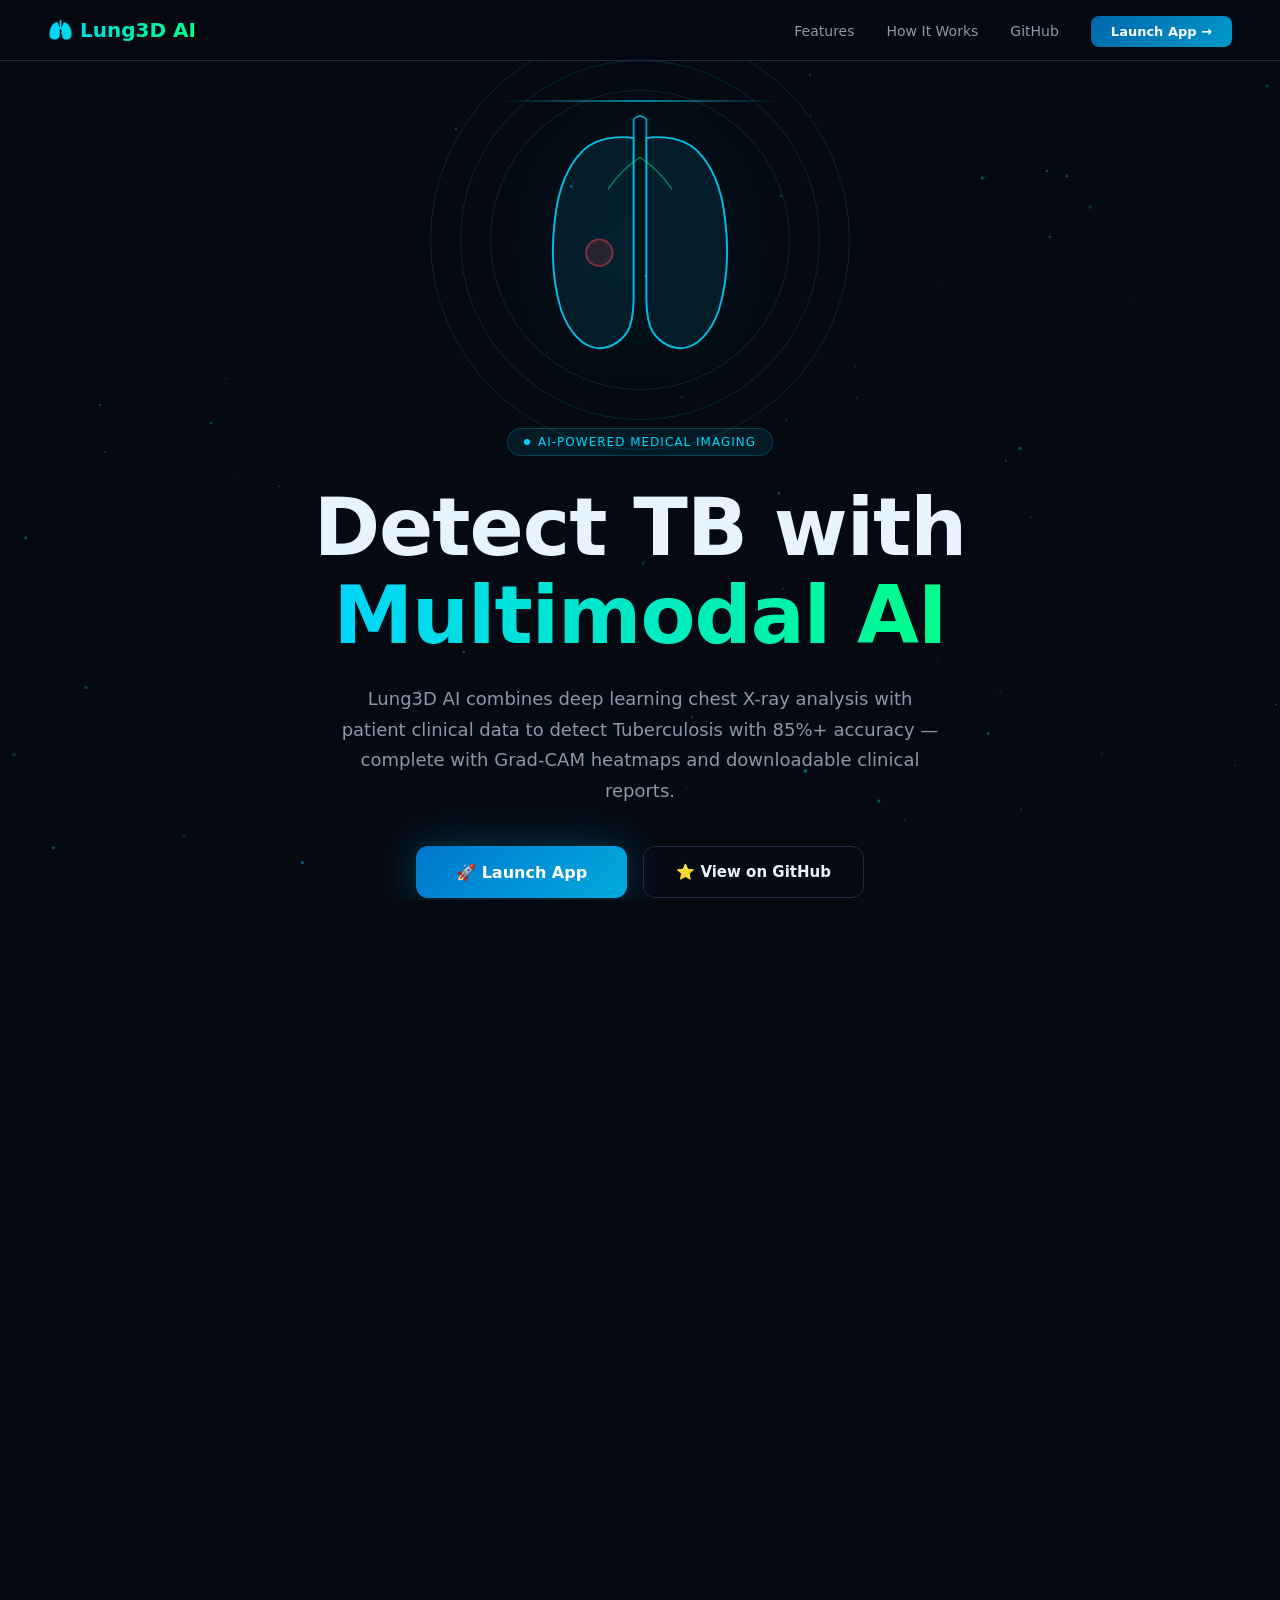
<file: templates/landing.html>
<!DOCTYPE html>
<html lang="en">
<head>
  <meta charset="UTF-8"/>
  <meta name="viewport" content="width=device-width, initial-scale=1.0"/>
  <link rel="icon" href="data:image/svg+xml,<svg xmlns='http://www.w3.org/2000/svg' viewBox='0 0 100 100'><text y='.9em' font-size='90'>🫁</text></svg>"/>
  <title>Lung3D AI — AI-Powered TB Detection</title>
  <style>
    /* ── Reset ── */
    *, *::before, *::after {
      box-sizing: border-box;
      margin: 0; padding: 0;
    }

    :root {
      --bg:          #050a12;
      --accent:      #00d4ff;
      --green:       #00ff88;
      --red:         #ff4757;
      --text:        #e8f4fd;
      --text-dim:    #445566;
      --border:      #1e2d45;
      --card:        #0d1520;
    }

    html, body {
      height: 100%;
      background: var(--bg);
      color: var(--text);
      font-family: 'Segoe UI', system-ui, sans-serif;
      overflow-x: hidden;
    }

    /* ── Particle canvas ── */
    #particles {
      position: fixed;
      top: 0; left: 0;
      width: 100%; height: 100%;
      z-index: 0;
      pointer-events: none;
    }

    /* ── Nav ── */
    nav {
      position: fixed;
      top: 0; left: 0; right: 0;
      z-index: 100;
      display: flex;
      justify-content: space-between;
      align-items: center;
      padding: 18px 48px;
      background: rgba(5, 10, 18, 0.85);
      backdrop-filter: blur(12px);
      border-bottom: 1px solid var(--border);
    }

    .nav-logo {
      font-size: 20px;
      font-weight: 700;
      background: linear-gradient(90deg, var(--accent), var(--green));
      -webkit-background-clip: text;
      -webkit-text-fill-color: transparent;
      background-clip: text;
    }

    .nav-links {
      display: flex;
      gap: 32px;
      list-style: none;
    }

    .nav-links a {
      color: #8899aa;
      text-decoration: none;
      font-size: 14px;
      transition: color 0.2s;
    }

    .nav-links a:hover { color: var(--accent); }

    .nav-cta {
      padding: 8px 20px;
      background: linear-gradient(135deg, #0066aa, #0099cc);
      border-radius: 8px;
      color: white !important;
      font-weight: 600 !important;
      font-size: 13px !important;
    }

    /* ── Hero ── */
    .hero {
      position: relative;
      z-index: 1;
      min-height: 100vh;
      display: flex;
      flex-direction: column;
      align-items: center;
      justify-content: center;
      text-align: center;
      padding: 100px 24px 60px;
    }

    .hero-badge {
      display: inline-flex;
      align-items: center;
      gap: 8px;
      padding: 6px 16px;
      background: rgba(0, 212, 255, 0.08);
      border: 1px solid rgba(0, 212, 255, 0.2);
      border-radius: 999px;
      font-size: 12px;
      color: var(--accent);
      margin-bottom: 28px;
      letter-spacing: 1px;
      text-transform: uppercase;
    }

    .badge-dot {
      width: 6px; height: 6px;
      background: var(--accent);
      border-radius: 50%;
      animation: pulse-dot 1.5s infinite;
    }

    @keyframes pulse-dot {
      0%, 100% { opacity: 1; transform: scale(1); }
      50%       { opacity: 0.4; transform: scale(0.7); }
    }

    .hero-title {
      font-size: clamp(42px, 7vw, 80px);
      font-weight: 800;
      line-height: 1.1;
      margin-bottom: 24px;
      letter-spacing: -1px;
    }

    .hero-title .line1 { color: var(--text); }

    .hero-title .line2 {
      background: linear-gradient(
        90deg, var(--accent), var(--green), var(--accent)
      );
      background-size: 200%;
      -webkit-background-clip: text;
      -webkit-text-fill-color: transparent;
      background-clip: text;
      animation: shimmer 3s linear infinite;
    }

    @keyframes shimmer {
      0%   { background-position: 0% }
      100% { background-position: 200% }
    }

    .hero-sub {
      font-size: clamp(15px, 2vw, 18px);
      color: #8899aa;
      max-width: 600px;
      line-height: 1.7;
      margin-bottom: 40px;
    }

    .hero-buttons {
      display: flex;
      gap: 16px;
      flex-wrap: wrap;
      justify-content: center;
      margin-bottom: 64px;
    }

    .btn-launch {
      padding: 16px 40px;
      background: linear-gradient(135deg, #0077cc, #00aadd);
      color: white;
      border: none;
      border-radius: 12px;
      font-size: 16px;
      font-weight: 700;
      cursor: pointer;
      text-decoration: none;
      display: inline-flex;
      align-items: center;
      gap: 10px;
      transition: all 0.3s;
      box-shadow: 0 0 40px rgba(0, 170, 221, 0.3);
    }

    .btn-launch:hover {
      transform: translateY(-2px);
      box-shadow: 0 0 60px rgba(0, 170, 221, 0.5);
    }

    .btn-github {
      padding: 16px 32px;
      background: transparent;
      color: var(--text);
      border: 1px solid var(--border);
      border-radius: 12px;
      font-size: 15px;
      font-weight: 600;
      cursor: pointer;
      text-decoration: none;
      display: inline-flex;
      align-items: center;
      gap: 10px;
      transition: all 0.3s;
    }

    .btn-github:hover {
      border-color: var(--accent);
      color: var(--accent);
    }

    /* ── Lung animation ── */
    .lung-visual {
      position: relative;
      width: 280px;
      height: 280px;
      margin-bottom: 48px;
    }

    .lung-svg {
      width: 100%;
      height: 100%;
      filter: drop-shadow(0 0 30px rgba(0, 212, 255, 0.4));
      animation: float 4s ease-in-out infinite;
    }

    @keyframes float {
      0%, 100% { transform: translateY(0px); }
      50%       { transform: translateY(-12px); }
    }

    .lung-ring {
      position: absolute;
      top: 50%; left: 50%;
      transform: translate(-50%, -50%);
      border-radius: 50%;
      border: 1px solid rgba(0, 212, 255, 0.15);
      animation: ring-expand 3s ease-out infinite;
    }

    .lung-ring:nth-child(1) {
      width: 300px; height: 300px;
      animation-delay: 0s;
    }
    .lung-ring:nth-child(2) {
      width: 360px; height: 360px;
      animation-delay: 1s;
    }
    .lung-ring:nth-child(3) {
      width: 420px; height: 420px;
      animation-delay: 2s;
    }

    @keyframes ring-expand {
      0%   { opacity: 0.5; transform: translate(-50%,-50%) scale(0.8); }
      100% { opacity: 0;   transform: translate(-50%,-50%) scale(1.2); }
    }

    /* ── Stats bar ── */
    .stats-bar {
      display: flex;
      gap: 48px;
      justify-content: center;
      flex-wrap: wrap;
      padding: 32px;
      background: var(--card);
      border: 1px solid var(--border);
      border-radius: 16px;
      max-width: 700px;
      width: 100%;
    }

    .stat-item {
      text-align: center;
    }

    .stat-value {
      font-size: 32px;
      font-weight: 800;
      background: linear-gradient(135deg, var(--accent), var(--green));
      -webkit-background-clip: text;
      -webkit-text-fill-color: transparent;
      background-clip: text;
    }

    .stat-label {
      font-size: 12px;
      color: #445566;
      text-transform: uppercase;
      letter-spacing: 1px;
      margin-top: 4px;
    }

    /* ── Features section ── */
    .features {
      position: relative;
      z-index: 1;
      max-width: 1100px;
      margin: 0 auto;
      padding: 80px 24px;
    }

    .section-title {
      text-align: center;
      font-size: 36px;
      font-weight: 700;
      margin-bottom: 12px;
    }

    .section-sub {
      text-align: center;
      color: #8899aa;
      font-size: 15px;
      margin-bottom: 48px;
    }

    .features-grid {
      display: grid;
      grid-template-columns: repeat(auto-fit, minmax(280px, 1fr));
      gap: 20px;
    }

    .feature-card {
      background: var(--card);
      border: 1px solid var(--border);
      border-radius: 16px;
      padding: 28px;
      transition: all 0.3s;
      position: relative;
      overflow: hidden;
    }

    .feature-card::before {
      content: '';
      position: absolute;
      top: 0; left: 0; right: 0;
      height: 2px;
      background: linear-gradient(90deg, var(--accent), var(--green));
      opacity: 0;
      transition: opacity 0.3s;
    }

    .feature-card:hover {
      border-color: rgba(0, 212, 255, 0.3);
      transform: translateY(-4px);
      box-shadow: 0 12px 40px rgba(0, 0, 0, 0.4);
    }

    .feature-card:hover::before { opacity: 1; }

    .feature-icon {
      font-size: 36px;
      margin-bottom: 16px;
    }

    .feature-title {
      font-size: 17px;
      font-weight: 700;
      margin-bottom: 10px;
      color: var(--text);
    }

    .feature-desc {
      font-size: 13px;
      color: #8899aa;
      line-height: 1.7;
    }

    /* ── How it works ── */
    .how-it-works {
      position: relative;
      z-index: 1;
      max-width: 900px;
      margin: 0 auto;
      padding: 0 24px 80px;
    }

    .steps {
      display: grid;
      grid-template-columns: repeat(auto-fit, minmax(200px, 1fr));
      gap: 0;
      position: relative;
    }

    .steps::before {
      content: '';
      position: absolute;
      top: 32px;
      left: 10%;
      right: 10%;
      height: 1px;
      background: linear-gradient(
        90deg, transparent, var(--accent), transparent
      );
    }

    .step {
      text-align: center;
      padding: 20px 16px;
    }

    .step-num {
      width: 64px; height: 64px;
      border-radius: 50%;
      background: var(--card);
      border: 2px solid var(--accent);
      display: flex;
      align-items: center;
      justify-content: center;
      font-size: 22px;
      margin: 0 auto 16px;
      position: relative;
      z-index: 1;
    }

    .step-title {
      font-size: 14px;
      font-weight: 700;
      margin-bottom: 8px;
      color: var(--accent);
    }

    .step-desc {
      font-size: 12px;
      color: #8899aa;
      line-height: 1.6;
    }

    /* ── CTA section ── */
    .cta-section {
      position: relative;
      z-index: 1;
      text-align: center;
      padding: 80px 24px;
      background: linear-gradient(
        180deg,
        transparent,
        rgba(0, 212, 255, 0.03),
        transparent
      );
    }

    .cta-title {
      font-size: 40px;
      font-weight: 800;
      margin-bottom: 16px;
    }

    .cta-sub {
      color: #8899aa;
      font-size: 16px;
      margin-bottom: 36px;
    }

    /* ── Footer ── */
    footer {
      position: relative;
      z-index: 1;
      text-align: center;
      padding: 24px;
      border-top: 1px solid var(--border);
      color: #445566;
      font-size: 12px;
    }

    /* ── Scan animation ── */
    .scan-line {
      position: absolute;
      left: 0; right: 0;
      height: 2px;
      background: linear-gradient(
        90deg,
        transparent,
        var(--accent),
        transparent
      );
      animation: scan 3s ease-in-out infinite;
      opacity: 0.6;
      top: 0;
    }

    @keyframes scan {
      0%   { top: 0%;   opacity: 0; }
      10%  { opacity: 0.6; }
      90%  { opacity: 0.6; }
      100% { top: 100%; opacity: 0; }
    }
  </style>
</head>
<body>

<!-- Particle canvas -->
<canvas id="particles"></canvas>

<!-- Nav -->
<nav>
  <div class="nav-logo">🫁 Lung3D AI</div>
  <ul class="nav-links">
    <li><a href="#features">Features</a></li>
    <li><a href="#how">How It Works</a></li>
    <li>
      <a href="https://github.com/murtuja43/lung3d-ai"
         target="_blank">GitHub</a>
    </li>
    <li>
      <a href="/app" class="nav-cta">Launch App →</a>
    </li>
  </ul>
</nav>

<!-- Hero -->
<section class="hero">

  <div class="lung-visual">
    <div class="lung-ring"></div>
    <div class="lung-ring"></div>
    <div class="lung-ring"></div>
    <div class="scan-line"></div>
    <svg class="lung-svg" viewBox="0 0 200 220"
         fill="none" xmlns="http://www.w3.org/2000/svg">
      <!-- Left lung -->
      <path d="M95 30 C95 30 70 25 55 40
               C40 55 35 75 33 95
               C30 120 32 145 38 165
               C44 182 55 195 68 195
               C78 195 88 188 92 178
               C94 172 95 165 95 155 Z"
            fill="rgba(0,212,255,0.08)"
            stroke="#00d4ff" stroke-width="1.5"
            opacity="0.9"/>
      <!-- Right lung -->
      <path d="M105 30 C105 30 130 25 145 40
               C160 55 165 75 167 95
               C170 120 168 145 162 165
               C156 182 145 195 132 195
               C122 195 112 188 108 178
               C106 172 105 165 105 155 Z"
            fill="rgba(0,212,255,0.08)"
            stroke="#00d4ff" stroke-width="1.5"
            opacity="0.9"/>
      <!-- Trachea -->
      <path d="M95 30 L95 15 Q100 10 105 15 L105 30"
            stroke="#00d4ff" stroke-width="1.5"
            fill="none" opacity="0.7"/>
      <!-- Bronchi left -->
      <path d="M100 45 Q85 55 75 70"
            stroke="#00ff88" stroke-width="1"
            fill="none" opacity="0.5"/>
      <!-- Bronchi right -->
      <path d="M100 45 Q115 55 125 70"
            stroke="#00ff88" stroke-width="1"
            fill="none" opacity="0.5"/>
      <!-- Abnormal region (red dot) -->
      <circle cx="68" cy="120" r="8"
              fill="rgba(255,71,87,0.3)"
              stroke="#ff4757" stroke-width="1.5">
        <animate attributeName="r"
                 values="8;11;8"
                 dur="2s" repeatCount="indefinite"/>
        <animate attributeName="opacity"
                 values="0.8;0.4;0.8"
                 dur="2s" repeatCount="indefinite"/>
      </circle>
    </svg>
  </div>

  <div class="hero-badge">
    <div class="badge-dot"></div>
    AI-Powered Medical Imaging
  </div>

  <h1 class="hero-title">
    <div class="line1">Detect TB with</div>
    <div class="line2">Multimodal AI</div>
  </h1>

  <p class="hero-sub">
    Lung3D AI combines deep learning chest X-ray analysis
    with patient clinical data to detect Tuberculosis with
    85%+ accuracy — complete with Grad-CAM heatmaps and
    downloadable clinical reports.
  </p>

  <div class="hero-buttons">
    <a href="/app" class="btn-launch">
      🚀 Launch App
    </a>
    <a href="https://github.com/murtuja43/lung3d-ai"
       target="_blank" class="btn-github">
      ⭐ View on GitHub
    </a>
  </div>

  <div class="stats-bar">
    <div class="stat-item">
      <div class="stat-value" id="acc-counter">0%</div>
      <div class="stat-label">Model Accuracy</div>
    </div>
    <div class="stat-item">
      <div class="stat-value" id="img-counter">0</div>
      <div class="stat-label">Training Images</div>
    </div>
    <div class="stat-item">
      <div class="stat-value" id="param-counter">0</div>
      <div class="stat-label">Patient Parameters</div>
    </div>
    <div class="stat-item">
      <div class="stat-value">Real</div>
      <div class="stat-label">CNN Model</div>
    </div>
  </div>

</section>

<!-- Features -->
<section class="features" id="features">
  <h2 class="section-title">Everything You Need</h2>
  <p class="section-sub">
    A complete multimodal AI pipeline from X-ray to clinical report
  </p>

  <div class="features-grid">
    <div class="feature-card">
      <div class="feature-icon">🧠</div>
      <div class="feature-title">ResNet18 CNN</div>
      <div class="feature-desc">
        Transfer learning on 800+ real chest X-rays.
        Trained to 85% accuracy on the Montgomery
        & Shenzhen TB datasets.
      </div>
    </div>
    <div class="feature-card">
      <div class="feature-icon">🔥</div>
      <div class="feature-title">Grad-CAM Heatmaps</div>
      <div class="feature-desc">
        Visual explanation of AI decisions. See exactly
        which lung regions the model identified as
        suspicious — overlaid on the original X-ray.
      </div>
    </div>
    <div class="feature-card">
      <div class="feature-icon">👤</div>
      <div class="feature-title">Patient Parameters</div>
      <div class="feature-desc">
        11 clinical parameters including age, BMI,
        symptoms, and risk factors fused with image
        analysis for higher accuracy predictions.
      </div>
    </div>
    <div class="feature-card">
      <div class="feature-icon">🌐</div>
      <div class="feature-title">3D Lung Visualization</div>
      <div class="feature-desc">
        Interactive Three.js 3D point cloud of lung
        tissue. Abnormal regions highlighted in red,
        rotating in real time.
      </div>
    </div>
    <div class="feature-card">
      <div class="feature-icon">📄</div>
      <div class="feature-title">PDF Clinical Report</div>
      <div class="feature-desc">
        Download a professional clinical report with
        patient data, X-ray images, heatmap, prediction
        breakdown, and reasoning.
      </div>
    </div>
    <div class="feature-card">
      <div class="feature-icon">⚡</div>
      <div class="feature-title">Real-time Analysis</div>
      <div class="feature-desc">
        Upload an X-ray and get results in seconds.
        Powered by Apple MPS GPU acceleration and
        optimized inference pipeline.
      </div>
    </div>
  </div>
</section>

<!-- How it works -->
<section class="how-it-works" id="how">
  <h2 class="section-title">How It Works</h2>
  <p class="section-sub">Four steps from upload to diagnosis</p>

  <div class="steps">
    <div class="step">
      <div class="step-num">📋</div>
      <div class="step-title">Enter Patient Data</div>
      <div class="step-desc">
        Fill in age, sex, BMI, symptoms and risk factors
      </div>
    </div>
    <div class="step">
      <div class="step-num">🖼️</div>
      <div class="step-title">Upload X-Ray</div>
      <div class="step-desc">
        Drag & drop a chest X-ray image in PNG or JPG format
      </div>
    </div>
    <div class="step">
      <div class="step-num">🤖</div>
      <div class="step-title">AI Analysis</div>
      <div class="step-desc">
        CNN + clinical fusion model analyzes both inputs
      </div>
    </div>
    <div class="step">
      <div class="step-num">📄</div>
      <div class="step-title">Get Report</div>
      <div class="step-desc">
        View heatmap, prediction, and download PDF report
      </div>
    </div>
  </div>
</section>

<!-- CTA -->
<section class="cta-section">
  <h2 class="cta-title">Ready to Try It?</h2>
  <p class="cta-sub">
    Upload a chest X-ray and get an AI-powered TB analysis in seconds
  </p>
  <a href="/app" class="btn-launch">
    🚀 Launch Lung3D AI
  </a>
</section>

<!-- Footer -->
<footer>
  <p>
    🫁 Lung3D AI — Built with PyTorch, Flask & Three.js |
    <a href="https://github.com/murtuja43/lung3d-ai"
       style="color:#445566"
       target="_blank">GitHub</a> |
    ⚠️ For educational purposes only. Not for clinical use.
  </p>
</footer>

<script>
// ── Particle system ──
const canvas = document.getElementById('particles');
const ctx    = canvas.getContext('2d');
let particles = [];

function resize() {
  canvas.width  = window.innerWidth;
  canvas.height = window.innerHeight;
}
resize();
window.addEventListener('resize', resize);

for (let i = 0; i < 80; i++) {
  particles.push({
    x:    Math.random() * canvas.width,
    y:    Math.random() * canvas.height,
    r:    Math.random() * 1.5 + 0.3,
    dx:   (Math.random() - 0.5) * 0.3,
    dy:   (Math.random() - 0.5) * 0.3,
    alpha: Math.random() * 0.4 + 0.1,
  });
}

function drawParticles() {
  ctx.clearRect(0, 0, canvas.width, canvas.height);
  particles.forEach(p => {
    ctx.beginPath();
    ctx.arc(p.x, p.y, p.r, 0, Math.PI * 2);
    ctx.fillStyle = `rgba(0, 212, 255, ${p.alpha})`;
    ctx.fill();
    p.x += p.dx;
    p.y += p.dy;
    if (p.x < 0 || p.x > canvas.width)  p.dx *= -1;
    if (p.y < 0 || p.y > canvas.height) p.dy *= -1;
  });
  requestAnimationFrame(drawParticles);
}
drawParticles();

// ── Counter animation ──
function animateCounter(id, target, suffix='', duration=2000) {
  const el    = document.getElementById(id);
  const start = performance.now();
  function update(now) {
    const progress = Math.min((now - start) / duration, 1);
    const eased    = 1 - Math.pow(1 - progress, 3);
    el.textContent = Math.round(eased * target) + suffix;
    if (progress < 1) requestAnimationFrame(update);
  }
  requestAnimationFrame(update);
}

// Start counters when page loads
window.addEventListener('load', () => {
  setTimeout(() => {
    animateCounter('acc-counter',  85,  '%');
    animateCounter('img-counter',  800, '+');
    animateCounter('param-counter', 11,  '');
  }, 500);
});
</script>

</body>
</html>
</file>
